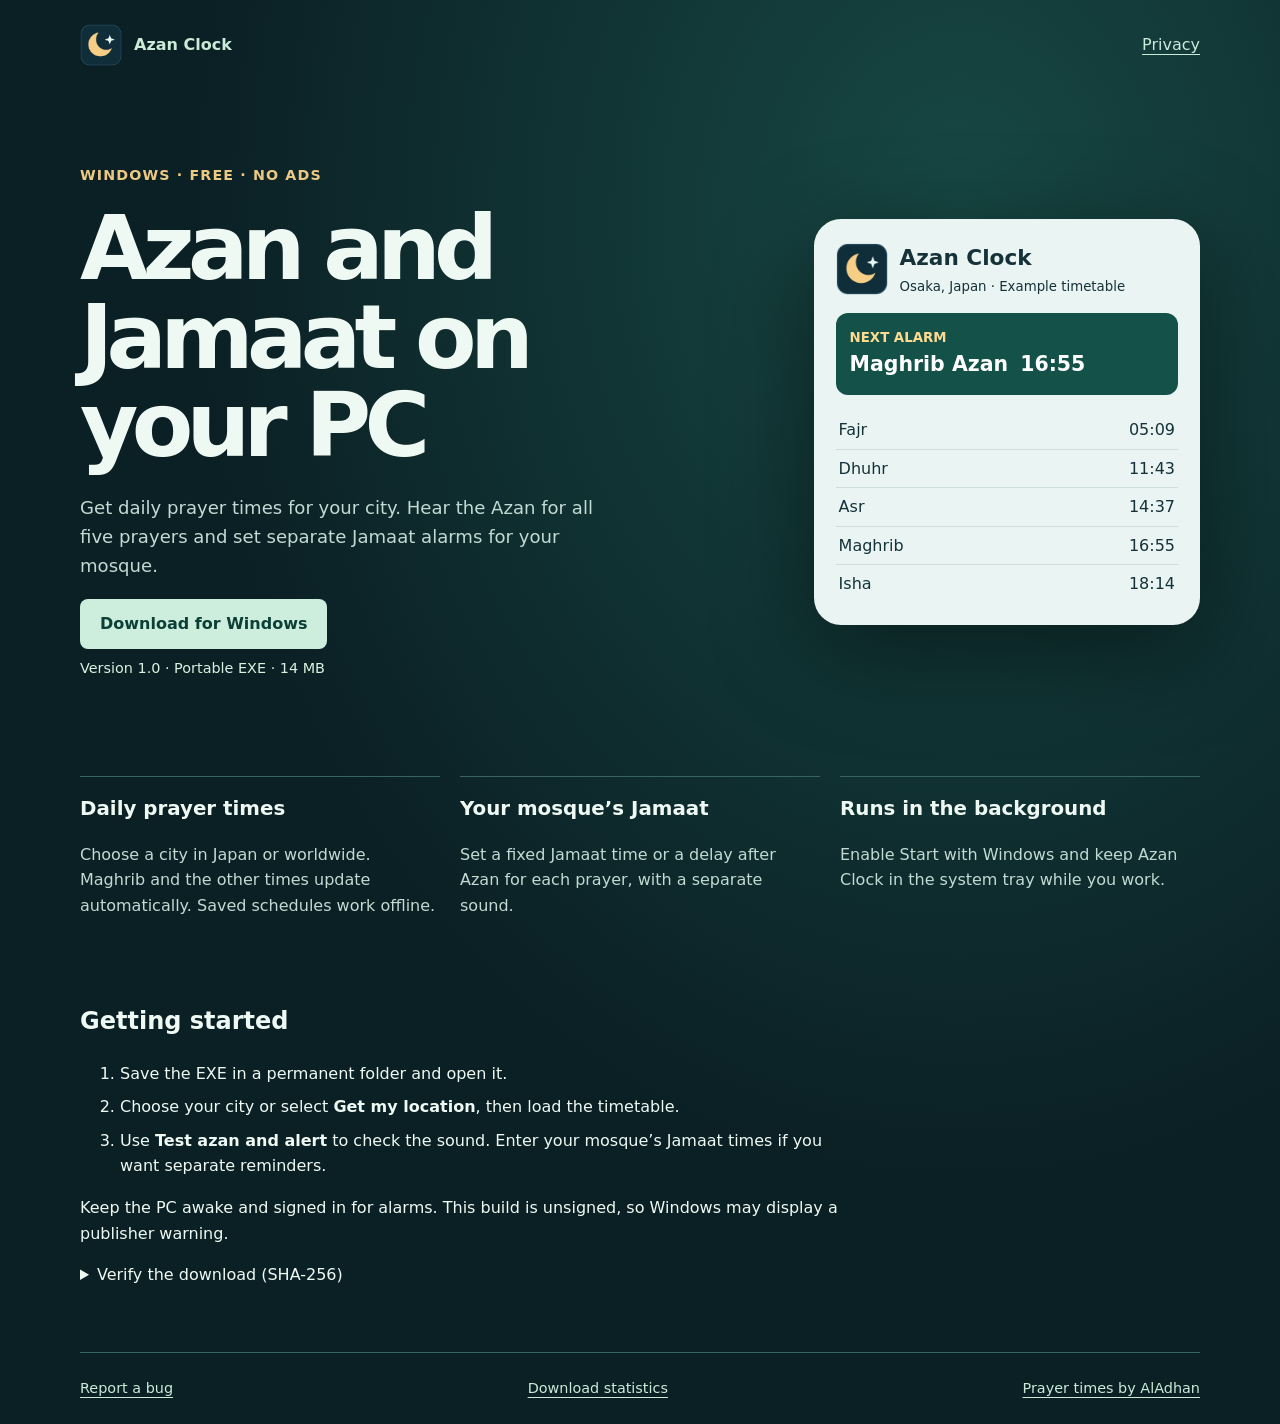
<file: index.html>
<!doctype html>
<html lang="en">
<head><meta name="download-counter" content="">
<meta charset="utf-8">
<meta name="viewport" content="width=device-width, initial-scale=1">
<meta name="description" content="Download Azan Clock, a free, ad-free Windows app with daily prayer times, Azan and custom Jamaat alarms.">
<title>Azan Clock for Windows</title>
<link rel="canonical" href="https://blank871.github.io/azan-clock/">
<link rel="stylesheet" href="style.css">
<link rel="icon" href="icon.png">
<script src="download.js" defer></script>
</head>
<body>
<header class="wrap"><a class="brand" href="./"><img src="icon.png" alt="" width="42" height="42">Azan Clock</a><a href="privacy.html">Privacy</a></header>
<main class="wrap">
  <section class="hero">
    <div>
      <p class="eyebrow">Windows · Free · No ads</p>
      <h1>Azan and Jamaat on your PC</h1>
      <p>Get daily prayer times for your city. Hear the Azan for all five prayers and set separate Jamaat alarms for your mosque.</p>
      <a class="download" id="download" href="https://github.com/Blank871/azan-clock/releases/download/v1.0.0/AzanClock.exe">Download for Windows</a>
      <p class="availability">Version 1.0 · Portable EXE · 14 MB</p>
    </div>
    <div class="preview" aria-label="Example prayer timetable">
      <div class="preview-title"><img src="icon.png" alt="" width="52" height="52"><div><strong>Azan Clock</strong><small>Osaka, Japan · Example timetable</small></div></div>
      <div class="next"><small>NEXT ALARM</small><strong>Maghrib Azan <span>16:55</span></strong></div>
      <dl><div><dt>Fajr</dt><dd>05:09</dd></div><div><dt>Dhuhr</dt><dd>11:43</dd></div><div><dt>Asr</dt><dd>14:37</dd></div><div><dt>Maghrib</dt><dd>16:55</dd></div><div><dt>Isha</dt><dd>18:14</dd></div></dl>
    </div>
  </section>
  <section class="features" aria-label="Features">
    <article><h2>Daily prayer times</h2><p>Choose a city in Japan or worldwide. Maghrib and the other times update automatically. Saved schedules work offline.</p></article>
    <article><h2>Your mosque’s Jamaat</h2><p>Set a fixed Jamaat time or a delay after Azan for each prayer, with a separate sound.</p></article>
    <article><h2>Runs in the background</h2><p>Enable Start with Windows and keep Azan Clock in the system tray while you work.</p></article>
  </section>
  <section class="setup">
    <h2>Getting started</h2>
    <ol><li>Save the EXE in a permanent folder and open it.</li><li>Choose your city or select <strong>Get my location</strong>, then load the timetable.</li><li>Use <strong>Test azan and alert</strong> to check the sound. Enter your mosque’s Jamaat times if you want separate reminders.</li></ol>
    <p>Keep the PC awake and signed in for alarms. This build is unsigned, so Windows may display a publisher warning.</p>
    <details><summary>Verify the download (SHA-256)</summary><code>acd373db0c44428e461e41d954ba054962d0526755ea326a02202d11c94acbe2</code></details>
  </section>
</main>
<footer class="wrap"><a href="https://github.com/Blank871/azan-clock/issues/new">Report a bug</a><a href="downloads.html">Download statistics</a><a href="https://aladhan.com/prayer-times-api">Prayer times by AlAdhan</a></footer>
</body>
</html>
</file>
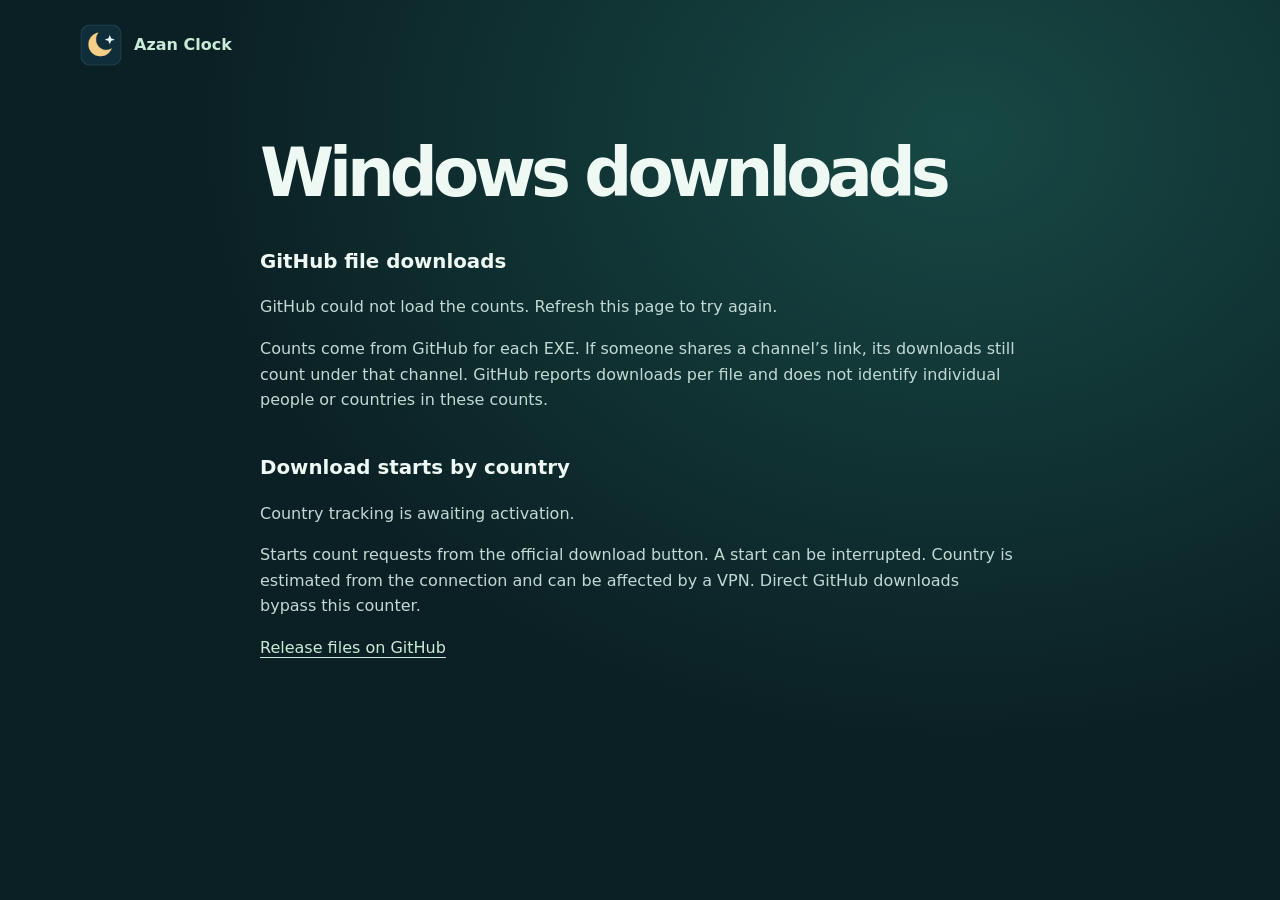
<file: downloads.html>
<!doctype html>
<html lang="en">
<head><meta name="download-counter" content=""><meta charset="utf-8"><meta name="viewport" content="width=device-width, initial-scale=1"><title>Azan Clock downloads</title><link rel="icon" href="icon.png"><link rel="stylesheet" href="style.css"><script src="stats.js" defer></script></head>
<body>
<header class="wrap"><a class="brand" href="./"><img src="icon.png" alt="" width="42" height="42">Azan Clock</a></header>
<main class="wrap policy">
<h1>Windows downloads</h1><h2>GitHub file downloads</h2>
<p id="status" role="status">Loading the latest counts from GitHub…</p>
<dl id="stats" hidden>
<div><dt>All release files</dt><dd id="total"></dd></div>
<div><dt>Official site and GitHub</dt><dd id="direct"></dd></div>
<div><dt>Launch post link</dt><dd id="launch"></dd></div>
<div><dt>Freeware directory link</dt><dd id="directory"></dd></div>
</dl>
<p>Counts come from GitHub for each EXE. If someone shares a channel’s link, its downloads still count under that channel. GitHub reports downloads per file and does not identify individual people or countries in these counts.</p>
<h2>Download starts by country</h2>
<p id="country-status" role="status">Country tracking is awaiting activation.</p>
<table id="country-table" hidden>
<thead><tr><th scope="col">Country</th><th scope="col">Source</th><th scope="col">Starts</th></tr></thead><tbody></tbody>
</table>
<p>Starts count requests from the official download button. A start can be interrupted. Country is estimated from the connection and can be affected by a VPN. Direct GitHub downloads bypass this counter.</p>
<p><a href="https://github.com/Blank871/azan-clock/releases/tag/v1.0.0">Release files on GitHub</a></p>
</main>
</body>
</html>
</file>
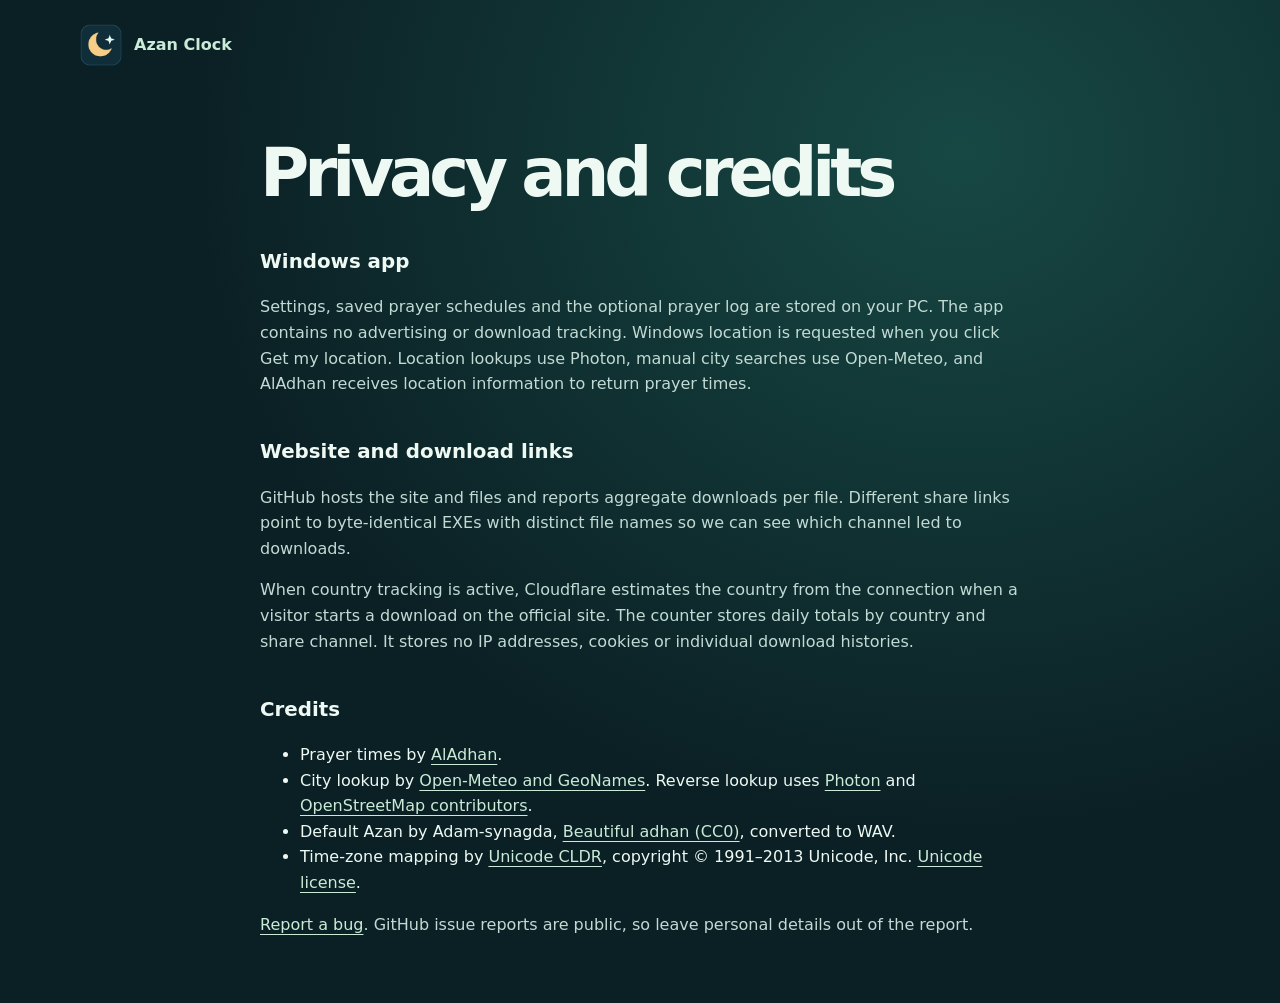
<file: privacy.html>
<!doctype html>
<html lang="en">
<head><meta charset="utf-8"><meta name="viewport" content="width=device-width, initial-scale=1"><title>Azan Clock privacy and credits</title><link rel="icon" href="icon.png"><link rel="stylesheet" href="style.css"></head>
<body>
<header class="wrap"><a class="brand" href="./"><img src="icon.png" alt="" width="42" height="42">Azan Clock</a></header>
<main class="wrap policy">
<h1>Privacy and credits</h1>
<h2>Windows app</h2>
<p>Settings, saved prayer schedules and the optional prayer log are stored on your PC. The app contains no advertising or download tracking. Windows location is requested when you click Get my location. Location lookups use Photon, manual city searches use Open-Meteo, and AlAdhan receives location information to return prayer times.</p>
<h2>Website and download links</h2>
<p>GitHub hosts the site and files and reports aggregate downloads per file. Different share links point to byte-identical EXEs with distinct file names so we can see which channel led to downloads.</p>
<p>When country tracking is active, Cloudflare estimates the country from the connection when a visitor starts a download on the official site. The counter stores daily totals by country and share channel. It stores no IP addresses, cookies or individual download histories.</p>
<h2>Credits</h2>
<ul>
<li>Prayer times by <a href="https://aladhan.com/prayer-times-api">AlAdhan</a>.</li>
<li>City lookup by <a href="https://open-meteo.com/en/docs/geocoding-api">Open-Meteo and GeoNames</a>. Reverse lookup uses <a href="https://github.com/komoot/photon">Photon</a> and <a href="https://www.openstreetmap.org/copyright">OpenStreetMap contributors</a>.</li>
<li>Default Azan by Adam-synagda, <a href="https://commons.wikimedia.org/wiki/File:Beautiful_adhan.ogg">Beautiful adhan (CC0)</a>, converted to WAV.</li>
<li>Time-zone mapping by <a href="https://github.com/unicode-org/cldr/blob/main/common/supplemental/windowsZones.xml">Unicode CLDR</a>, copyright © 1991–2013 Unicode, Inc. <a href="https://www.unicode.org/license.txt">Unicode license</a>.</li>
</ul>
<p><a href="https://github.com/Blank871/azan-clock/issues/new">Report a bug</a>. GitHub issue reports are public, so leave personal details out of the report.</p>
</main>
</body>
</html>
</file>
<file: style.css>
:root { font-family: "DM Sans", system-ui, sans-serif; background: #0b2025; color: #eff9f3; line-height: 1.6; }
* { box-sizing: border-box; }
body { margin: 0; background: radial-gradient(ellipse at 75% 15%, #174844 0, #0b2025 56%); min-height: 100vh; }
.wrap { width: min(1120px, 90vw); margin: auto; }
header, footer { display: flex; justify-content: space-between; align-items: center; gap: 20px; padding: 24px 0; }
a { color: #caebd7; text-underline-offset: 4px; }
.brand { display: inline-flex; align-items: center; gap: 12px; text-decoration: none; font-weight: 700; }
.brand img, .preview-title img { border-radius: 10px; }
.hero { display: grid; grid-template-columns: 1.25fr .75fr; gap: clamp(30px, 7vw, 100px); align-items: center; padding: 60px 0 58px; }
h1 { font-size: clamp(3rem, 7vw, 6rem); letter-spacing: -.075em; line-height: .99; margin: 0 0 24px; text-wrap: balance; }
.hero p { color: #c2dad4; max-width: 520px; font-size: 1.13rem; }
.hero .eyebrow { color: #ecc983; font-size: .89rem; font-weight: 700; letter-spacing: .08em; text-transform: uppercase; margin-bottom: 17px; }
.hero .availability { display: inline-block; margin-top: 16px; color: #d7f2e0; border: 1px solid #397064; border-radius: 8px; padding: 8px 14px; font-size: .9rem; }
.preview { background: #eaf4f2; color: #153239; border-radius: 27px; padding: 22px; box-shadow: 0 25px 100px #0007; }
.preview-title { display: flex; align-items: center; gap: 12px; margin-bottom: 16px; }
.preview strong, .preview small { display: block; }
.preview-title strong { font-size: 1.35rem; }
.next { background: #135149; color: white; padding: 14px; border-radius: 12px; }
.next small { color: #ffdb8f; font-weight: 600; }
.next strong { font-size: 1.28rem; }
.next span { white-space: nowrap; margin-left: 5px; }
dl { margin-bottom: 0; }
dl div { display: flex; justify-content: space-between; padding: 6px 3px; border-bottom: 1px solid #cededb; }
dl div:last-child { border: 0; }
dd { font-variant-numeric: tabular-nums; }
.features { display: grid; grid-template-columns: repeat(3, minmax(0, 1fr)); gap: 20px; padding: 24px 0; }
.features article { border-top: 1px solid #39635f; }
.features h2, .policy h2 { font-size: 1.24rem; }
.features p, .policy p { color: #c2dad4; }
.policy { max-width: 760px; padding: 50px 0; }
.policy h1 { font-size: clamp(2.7rem, 6vw, 4.2rem); }
.policy h2 { margin-top: 2em; }
footer { margin-top: 40px !important; border-top: 1px solid #39635f; font-size: .9rem; }
@media (max-width: 720px) { .hero, .features { grid-template-columns: 1fr; } .hero { padding-top: 42px; } .preview { max-width: 420px; } }
.download { display: inline-block; background: #cdeedd; color: #0c3f35; padding: 12px 20px; border-radius: 8px; font-weight: 700; text-decoration: none; }
.download:hover { background: #edfff4; }
.hero .availability { display: block; border: 0; padding: 0; margin-top: 8px; }
.setup { max-width: 760px; padding: 24px 0; }
.setup li { margin: 8px 0; }
.setup code { overflow-wrap: anywhere; }
footer { flex-wrap: wrap; }
</file>
